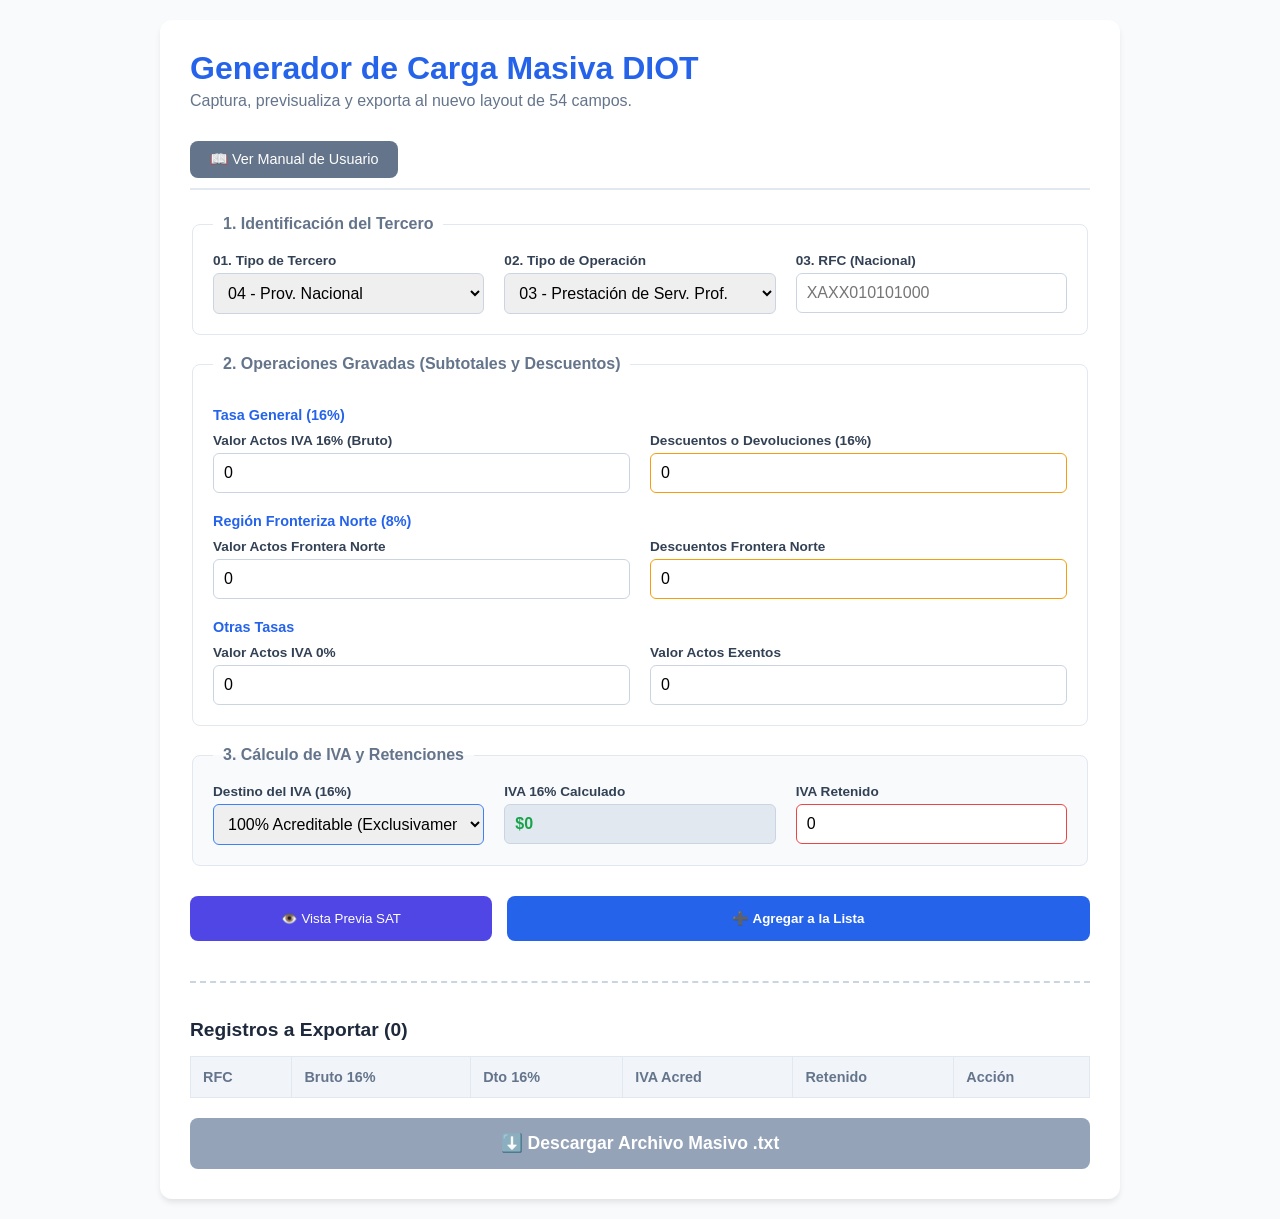
<file: index.html>
<!DOCTYPE html>
<html lang="es">
<head>
    <meta charset="UTF-8">
    <meta name="viewport" content="width=device-width, initial-scale=1.0">
    <title>Generador DIOT - Carga Masiva SAT</title>
    <link rel="stylesheet" href="style.css">
</head>
<body>
    <div class="container" id="mainContainer">
        <header>
            <h1>Generador de Carga Masiva DIOT</h1>
            <p>Captura, previsualiza y exporta al nuevo layout de 54 campos.</p>
            <a href="manual.html" target="_blank" class="btn-secondary" style="text-decoration: none; display: inline-block; margin-top: 15px; padding: 10px 20px; font-size: 0.9rem;">📖 Ver Manual de Usuario</a>
        </header>

        <form id="diotForm">
            <fieldset>
                <legend>1. Identificación del Tercero</legend>
                <div class="grid">
                    <div class="field">
                        <label for="f0">01. Tipo de Tercero</label>
                        <select id="f0" name="tipoTercero">
                            <option value="04">04 - Prov. Nacional</option>
                            <option value="05">05 - Prov. Extranjero</option>
                            <option value="15">15 - Prov. Global</option>
                        </select>
                    </div>
                    <div class="field">
                        <label for="f1">02. Tipo de Operación</label>
                        <select id="f1" name="tipoOperacion">
                            <option value="03">03 - Prestación de Serv. Prof.</option>
                            <option value="06">06 - Arrendamiento</option>
                            <option value="85">85 - Otros</option>
                        </select>
                    </div>
                    <div class="field">
                        <label for="f2">03. RFC (Nacional)</label>
                        <input type="text" id="f2" name="rfc" placeholder="XAXX010101000" maxlength="13" />
                    </div>
                </div>
            </fieldset>

            <fieldset>
                <legend>2. Operaciones Gravadas (Subtotales y Descuentos)</legend>
                <h3 class="tasa-title">Tasa General (16%)</h3>
                <div class="grid" style="margin-bottom: 20px;">
                    <div class="field">
                        <label for="f11">Valor Actos IVA 16% (Bruto)</label>
                        <input type="number" id="f11" name="bruto16" value="0" min="0" step="1" />
                    </div>
                    <div class="field">
                        <label for="f12">Descuentos o Devoluciones (16%)</label>
                        <input type="number" id="f12" name="dto16" value="0" min="0" step="1" class="border-warning" />
                    </div>
                </div>

                <h3 class="tasa-title">Región Fronteriza Norte (8%)</h3>
                <div class="grid" style="margin-bottom: 20px;">
                    <div class="field">
                        <label for="f7">Valor Actos Frontera Norte</label>
                        <input type="number" id="f7" name="bruto8" value="0" min="0" step="1" />
                    </div>
                    <div class="field">
                        <label for="f8">Descuentos Frontera Norte</label>
                        <input type="number" id="f8" name="dto8" value="0" min="0" step="1" class="border-warning" />
                    </div>
                </div>

                <h3 class="tasa-title">Otras Tasas</h3>
                <div class="grid">
                    <div class="field">
                        <label for="f48">Valor Actos IVA 0%</label>
                        <input type="number" id="f48" name="bruto0" value="0" min="0" step="1" />
                    </div>
                    <div class="field">
                        <label for="f50">Valor Actos Exentos</label>
                        <input type="number" id="f50" name="brutoEx" value="0" min="0" step="1" />
                    </div>
                </div>
            </fieldset>

            <fieldset class="bg-light">
                <legend>3. Cálculo de IVA y Retenciones</legend>
                <div class="grid">
                    <div class="field">
                        <label for="tipoAcreditamiento">Destino del IVA (16%)</label>
                        <select id="tipoAcreditamiento" name="destinoIva" class="border-primary">
                            <option value="exclusivo">100% Acreditable (Exclusivamente Gravadas)</option>
                            <option value="proporcion">Proporción (Actividades Mixtas)</option>
                            <option value="no_acreditable">No Acreditable</option>
                        </select>
                    </div>
                    <div class="field">
                        <label for="ivaVisual">IVA 16% Calculado</label>
                        <input type="text" id="ivaVisual" name="ivaCalculado" value="$0" readonly class="input-readonly" />
                    </div>
                    <div class="field">
                        <label for="f22">IVA Retenido</label>
                        <input type="number" id="f22" name="retenido" value="0" min="0" step="1" style="border-color: #ef4444;" />
                    </div>
                </div>
            </fieldset>

            <div id="errorBox" class="error-message"></div>

            <div class="actions">
                <button type="button" id="btnPreview" class="btn-secondary btn-preview">👁️ Vista Previa SAT</button>
                <button type="button" id="btnAdd" class="btn-primary">➕ Agregar a la Lista</button>
            </div>
        </form>

        <div class="table-container">
            <h2>Registros a Exportar (<span id="contador">0</span>)</h2>
            <table id="tablaRegistros">
                <thead>
                    <tr>
                        <th>RFC</th>
                        <th>Bruto 16%</th>
                        <th>Dto 16%</th>
                        <th>IVA Acred</th>
                        <th>Retenido</th>
                        <th>Acción</th>
                    </tr>
                </thead>
                <tbody id="listaCuerpo"></tbody>
            </table>
            <button type="button" id="btnDownloadMasivo" class="btn-success" disabled>⬇️ Descargar Archivo Masivo .txt</button>
        </div>
    </div>

    <div id="satModal" class="modal-overlay" style="display: none;">
        <div class="modal-content">
            <div class="modal-header">
                <h2>Portal de Trámites y Servicios del SAT (Simulador Completo)</h2>
                <button type="button" id="btnCloseModal" class="btn-close-modal">Cerrar X</button>
            </div>
            
            <div class="sat-tabs">
                <div class="sat-tab active" data-tab="1">1. Datos de Identificación</div>
                <div class="sat-tab" data-tab="2">2. Valor de Actos</div>
                <div class="sat-tab" data-tab="3">3. IVA y Retenciones</div>
            </div>

            <div id="satView1" class="sat-view">
                <div class="grid">
                    <div class="field">
                        <label>Tipo de Tercero:</label>
                        <input type="text" id="sat_tipo_tercero" class="sat-input" readonly>
                    </div>
                    <div class="field">
                        <label>Tipo de Operación:</label>
                        <input type="text" id="sat_tipo_operacion" class="sat-input" readonly>
                    </div>
                    <div class="field">
                        <label>RFC:</label>
                        <input type="text" id="sat_rfc" class="sat-input" style="font-weight:bold;" readonly>
                    </div>
                </div>
            </div>

            <div id="satView2" class="sat-view" style="display: none;">
                <div class="sat-row-header">
                    <div>Concepto</div>
                    <div>Valor total (Bruto)</div>
                    <div>Devoluciones (Dto)</div>
                    <div>Valor neto</div>
                    <div>IVA pagado</div>
                </div>
                <div class="sat-row">
                    <div>Actos pagados a la tasa del 16%</div>
                    <div><input type="text" id="sat_b16" class="sat-input" readonly /></div>
                    <div><input type="text" id="sat_d16" class="sat-input" readonly /></div>
                    <div><input type="text" id="sat_n16" class="sat-input" readonly /></div>
                    <div><input type="text" id="sat_i16" class="sat-input" readonly /></div>
                </div>
                <div class="sat-row">
                    <div>Actos pagados en región fronteriza (8%)</div>
                    <div><input type="text" id="sat_b8" class="sat-input" readonly /></div>
                    <div><input type="text" id="sat_d8" class="sat-input" readonly /></div>
                    <div><input type="text" id="sat_n8" class="sat-input" readonly /></div>
                    <div><input type="text" id="sat_i8" class="sat-input" readonly /></div>
                </div>
                <div class="sat-row">
                    <div>Actos pagados a la tasa del 0%</div>
                    <div><input type="text" id="sat_b0" class="sat-input" readonly /></div>
                    <div><input type="text" value="0" class="sat-input" readonly /></div>
                    <div><input type="text" id="sat_n0" class="sat-input" readonly /></div>
                    <div><input type="text" value="0" class="sat-input" readonly style="opacity: 0.5;" /></div>
                </div>
                <div class="sat-row">
                    <div>Actos Exentos</div>
                    <div><input type="text" id="sat_bEx" class="sat-input" readonly /></div>
                    <div><input type="text" value="0" class="sat-input" readonly /></div>
                    <div><input type="text" id="sat_nEx" class="sat-input" readonly /></div>
                    <div><input type="text" value="0" class="sat-input" readonly style="opacity: 0.5;" /></div>
                </div>
            </div>

            <div id="satView3" class="sat-view" style="display: none;">
                <h4 style="margin-top:0; color:#2563eb;">Desglose de IVA Acreditable</h4>
                <div class="sat-row-header" style="grid-template-columns: 2fr 1fr 1fr 1fr;">
                    <div>Concepto</div>
                    <div>Exclusivamente Gravadas</div>
                    <div>Asociado a proporción</div>
                    <div>IVA acreditable (Total)</div>
                </div>
                <div class="sat-row" style="grid-template-columns: 2fr 1fr 1fr 1fr;">
                    <div>Monto del IVA pagado (acreditable al 16%)</div>
                    <div><input type="text" id="sat_iva_exclusivo" class="sat-input" readonly /></div>
                    <div><input type="text" id="sat_iva_prop" class="sat-input" readonly /></div>
                    <div><input type="text" id="sat_iva_total" class="sat-input" readonly /></div>
                </div>
                
                <h4 style="margin-top:20px; color:#ef4444; border-top: 1px solid #d4d4d8; padding-top: 15px;">Retenciones</h4>
                <div class="grid">
                    <div class="field">
                        <label>IVA Retenido por el contribuyente:</label>
                        <input type="text" id="sat_retenido" class="sat-input" readonly style="color:#ef4444; font-weight:bold;">
                    </div>
                </div>
            </div>
        </div>
    </div>

    <script src="script.js"></script>
</body>
</html>
</file>
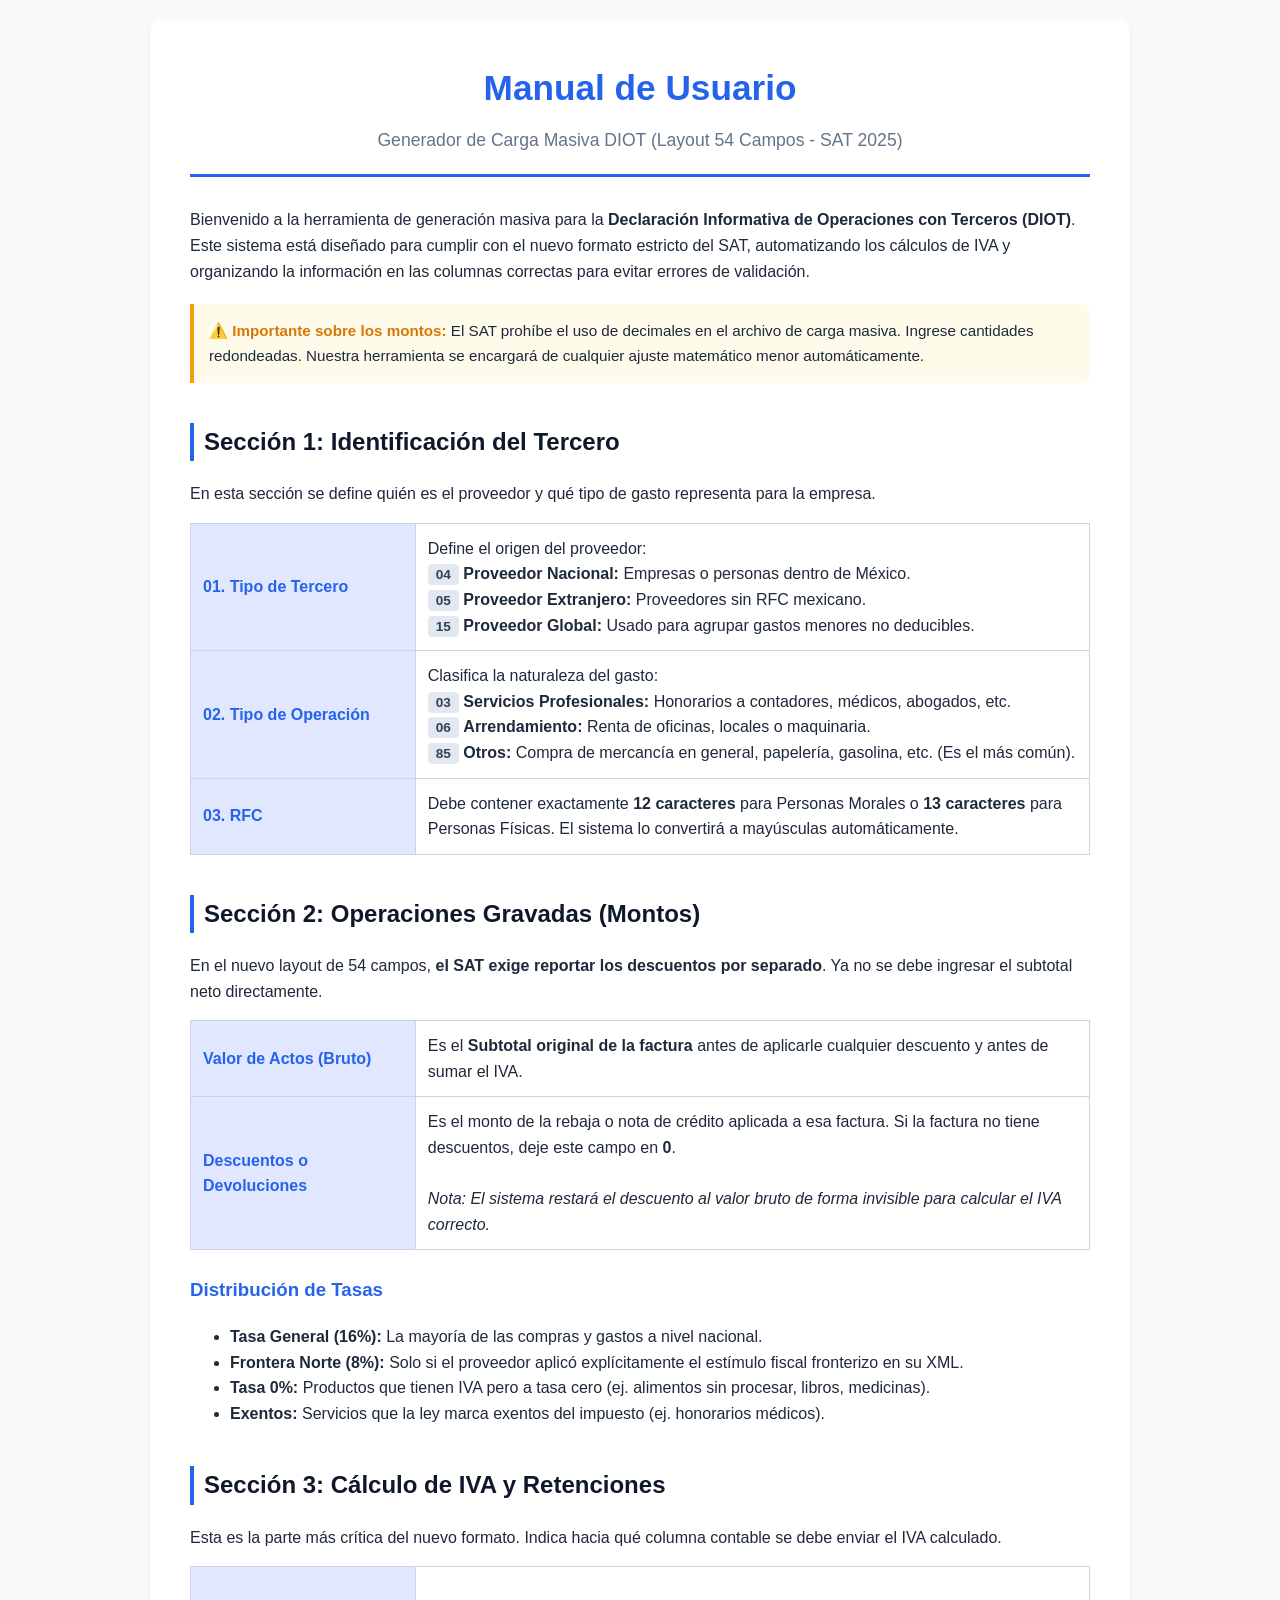
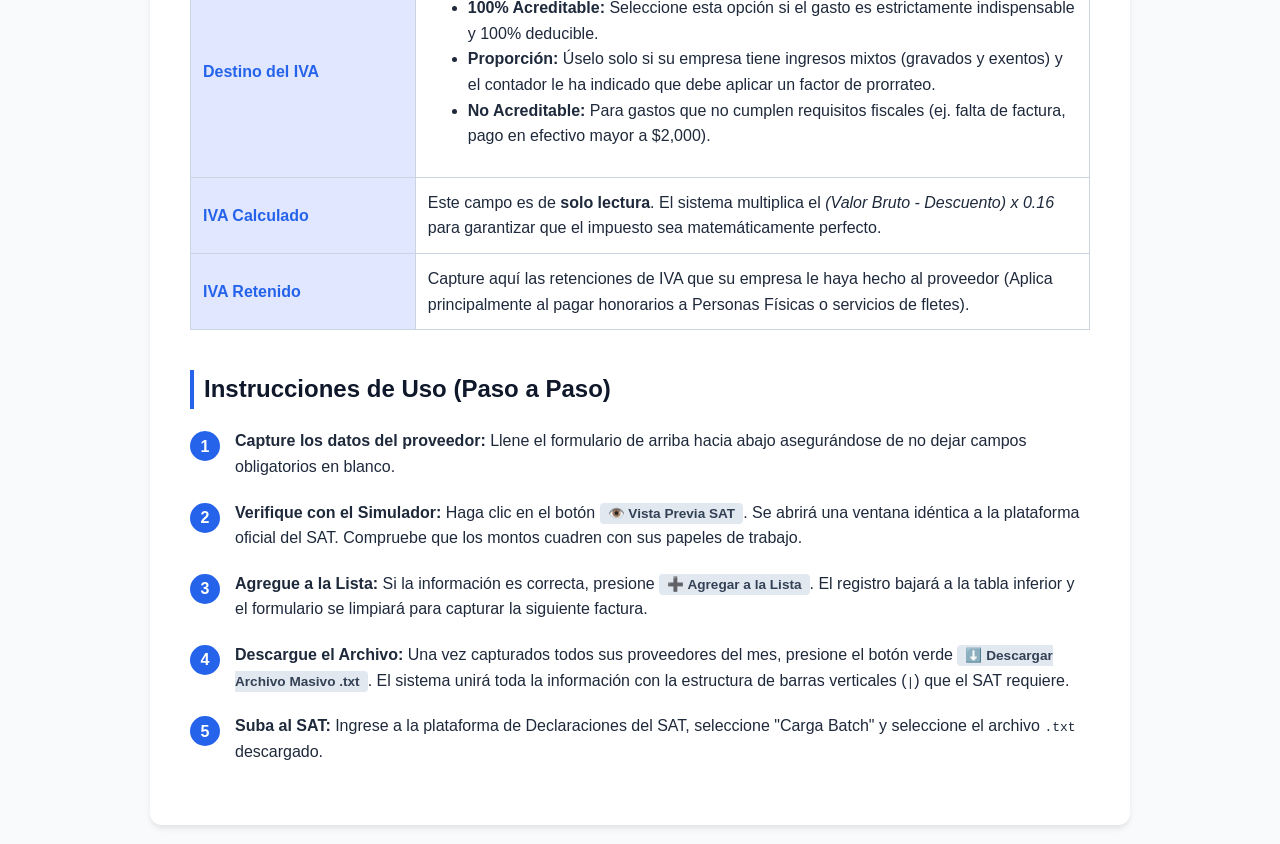
<file: manual.html>
<!DOCTYPE html>
<html lang="es">
<head>
    <meta charset="UTF-8">
    <meta name="viewport" content="width=device-width, initial-scale=1.0">
    <title>Manual de Usuario - Carga Masiva DIOT</title>
    <style>
        :root {
            --primary: #2563eb;
            --secondary: #64748b;
            --bg: #f8fafc;
            --text: #1e293b;
            --accent: #e0e7ff;
        }

        body {
            font-family: 'Segoe UI', Tahoma, Geneva, Verdana, sans-serif;
            background-color: var(--bg);
            color: var(--text);
            line-height: 1.6;
            margin: 0;
            padding: 20px;
        }

        .container {
            max-width: 900px;
            margin: 0 auto;
            background: white;
            padding: 40px;
            border-radius: 12px;
            box-shadow: 0 4px 6px -1px rgba(0, 0, 0, 0.1);
        }

        header {
            text-align: center;
            border-bottom: 3px solid var(--primary);
            padding-bottom: 20px;
            margin-bottom: 30px;
        }

        header h1 {
            color: var(--primary);
            margin: 0 0 10px 0;
            font-size: 2.2rem;
        }

        header p {
            color: var(--secondary);
            font-size: 1.1rem;
            margin: 0;
        }

        h2 {
            color: #0f172a;
            border-left: 4px solid var(--primary);
            padding-left: 10px;
            margin-top: 40px;
        }

        h3 {
            color: var(--primary);
            margin-top: 25px;
        }

        .alert {
            background-color: #fffbeb;
            border-left: 4px solid #f59e0b;
            padding: 15px;
            border-radius: 0 8px 8px 0;
            margin: 20px 0;
            font-size: 0.95rem;
        }

        .alert strong { color: #d97706; }

        table {
            width: 100%;
            border-collapse: collapse;
            margin-top: 15px;
        }

        th, td {
            border: 1px solid #cbd5e1;
            padding: 12px;
            text-align: left;
        }

        th {
            background-color: var(--accent);
            color: var(--primary);
            font-weight: bold;
            width: 25%;
        }

        .step {
            display: flex;
            align-items: flex-start;
            margin-bottom: 20px;
        }

        .step-number {
            background-color: var(--primary);
            color: white;
            width: 30px;
            height: 30px;
            border-radius: 50%;
            display: flex;
            align-items: center;
            justify-content: center;
            font-weight: bold;
            flex-shrink: 0;
            margin-right: 15px;
            margin-top: 3px;
        }

        .badge {
            background: #e2e8f0;
            padding: 3px 8px;
            border-radius: 4px;
            font-size: 0.85rem;
            font-weight: bold;
            color: #334155;
        }
    </style>
</head>
<body>

    <div class="container">
        <header>
            <h1>Manual de Usuario</h1>
            <p>Generador de Carga Masiva DIOT (Layout 54 Campos - SAT 2025)</p>
        </header>

        <p>Bienvenido a la herramienta de generación masiva para la <strong>Declaración Informativa de Operaciones con Terceros (DIOT)</strong>. Este sistema está diseñado para cumplir con el nuevo formato estricto del SAT, automatizando los cálculos de IVA y organizando la información en las columnas correctas para evitar errores de validación.</p>

        <div class="alert">
            <strong>⚠️ Importante sobre los montos:</strong> El SAT prohíbe el uso de decimales en el archivo de carga masiva. Ingrese cantidades redondeadas. Nuestra herramienta se encargará de cualquier ajuste matemático menor automáticamente.
        </div>

        <h2>Sección 1: Identificación del Tercero</h2>
        <p>En esta sección se define quién es el proveedor y qué tipo de gasto representa para la empresa.</p>
        <table>
            <tr>
                <th>01. Tipo de Tercero</th>
                <td>
                    Define el origen del proveedor: <br>
                    <span class="badge">04</span> <strong>Proveedor Nacional:</strong> Empresas o personas dentro de México.<br>
                    <span class="badge">05</span> <strong>Proveedor Extranjero:</strong> Proveedores sin RFC mexicano.<br>
                    <span class="badge">15</span> <strong>Proveedor Global:</strong> Usado para agrupar gastos menores no deducibles.
                </td>
            </tr>
            <tr>
                <th>02. Tipo de Operación</th>
                <td>
                    Clasifica la naturaleza del gasto:<br>
                    <span class="badge">03</span> <strong>Servicios Profesionales:</strong> Honorarios a contadores, médicos, abogados, etc.<br>
                    <span class="badge">06</span> <strong>Arrendamiento:</strong> Renta de oficinas, locales o maquinaria.<br>
                    <span class="badge">85</span> <strong>Otros:</strong> Compra de mercancía en general, papelería, gasolina, etc. (Es el más común).
                </td>
            </tr>
            <tr>
                <th>03. RFC</th>
                <td>Debe contener exactamente <strong>12 caracteres</strong> para Personas Morales o <strong>13 caracteres</strong> para Personas Físicas. El sistema lo convertirá a mayúsculas automáticamente.</td>
            </tr>
        </table>

        <h2>Sección 2: Operaciones Gravadas (Montos)</h2>
        <p>En el nuevo layout de 54 campos, <strong>el SAT exige reportar los descuentos por separado</strong>. Ya no se debe ingresar el subtotal neto directamente.</p>
        
        <table>
            <tr>
                <th>Valor de Actos (Bruto)</th>
                <td>Es el <strong>Subtotal original de la factura</strong> antes de aplicarle cualquier descuento y antes de sumar el IVA.</td>
            </tr>
            <tr>
                <th>Descuentos o Devoluciones</th>
                <td>Es el monto de la rebaja o nota de crédito aplicada a esa factura. Si la factura no tiene descuentos, deje este campo en <strong>0</strong>.<br><br>
                <em>Nota: El sistema restará el descuento al valor bruto de forma invisible para calcular el IVA correcto.</em></td>
            </tr>
        </table>

        <h3>Distribución de Tasas</h3>
        <ul>
            <li><strong>Tasa General (16%):</strong> La mayoría de las compras y gastos a nivel nacional.</li>
            <li><strong>Frontera Norte (8%):</strong> Solo si el proveedor aplicó explícitamente el estímulo fiscal fronterizo en su XML.</li>
            <li><strong>Tasa 0%:</strong> Productos que tienen IVA pero a tasa cero (ej. alimentos sin procesar, libros, medicinas).</li>
            <li><strong>Exentos:</strong> Servicios que la ley marca exentos del impuesto (ej. honorarios médicos).</li>
        </ul>

        <h2>Sección 3: Cálculo de IVA y Retenciones</h2>
        <p>Esta es la parte más crítica del nuevo formato. Indica hacia qué columna contable se debe enviar el IVA calculado.</p>

        <table>
            <tr>
                <th>Destino del IVA</th>
                <td>
                    <ul>
                        <li><strong>100% Acreditable:</strong> Seleccione esta opción si el gasto es estrictamente indispensable y 100% deducible.</li>
                        <li><strong>Proporción:</strong> Úselo solo si su empresa tiene ingresos mixtos (gravados y exentos) y el contador le ha indicado que debe aplicar un factor de prorrateo.</li>
                        <li><strong>No Acreditable:</strong> Para gastos que no cumplen requisitos fiscales (ej. falta de factura, pago en efectivo mayor a $2,000).</li>
                    </ul>
                </td>
            </tr>
            <tr>
                <th>IVA Calculado</th>
                <td>Este campo es de <strong>solo lectura</strong>. El sistema multiplica el <em>(Valor Bruto - Descuento) x 0.16</em> para garantizar que el impuesto sea matemáticamente perfecto.</td>
            </tr>
            <tr>
                <th>IVA Retenido</th>
                <td>Capture aquí las retenciones de IVA que su empresa le haya hecho al proveedor (Aplica principalmente al pagar honorarios a Personas Físicas o servicios de fletes).</td>
            </tr>
        </table>

        <h2>Instrucciones de Uso (Paso a Paso)</h2>
        
        <div class="step">
            <div class="step-number">1</div>
            <div><strong>Capture los datos del proveedor:</strong> Llene el formulario de arriba hacia abajo asegurándose de no dejar campos obligatorios en blanco.</div>
        </div>
        <div class="step">
            <div class="step-number">2</div>
            <div><strong>Verifique con el Simulador:</strong> Haga clic en el botón <span class="badge">👁️ Vista Previa SAT</span>. Se abrirá una ventana idéntica a la plataforma oficial del SAT. Compruebe que los montos cuadren con sus papeles de trabajo.</div>
        </div>
        <div class="step">
            <div class="step-number">3</div>
            <div><strong>Agregue a la Lista:</strong> Si la información es correcta, presione <span class="badge">➕ Agregar a la Lista</span>. El registro bajará a la tabla inferior y el formulario se limpiará para capturar la siguiente factura.</div>
        </div>
        <div class="step">
            <div class="step-number">4</div>
            <div><strong>Descargue el Archivo:</strong> Una vez capturados todos sus proveedores del mes, presione el botón verde <span class="badge">⬇️ Descargar Archivo Masivo .txt</span>. El sistema unirá toda la información con la estructura de barras verticales (<code>|</code>) que el SAT requiere.</div>
        </div>
        <div class="step">
            <div class="step-number">5</div>
            <div><strong>Suba al SAT:</strong> Ingrese a la plataforma de Declaraciones del SAT, seleccione "Carga Batch" y seleccione el archivo <code>.txt</code> descargado.</div>
        </div>

    </div>

</body>
</html>
</file>
<file: style.css>
:root {
    --primary: #2563eb;
    --secondary: #64748b;
    --success: #16a34a;
    --bg: #f8fafc;
    --text: #1e293b;
}

body {
    font-family: 'Segoe UI', Tahoma, Geneva, Verdana, sans-serif;
    background-color: var(--bg);
    color: var(--text);
    margin: 0;
    padding: 20px;
}

.container {
    max-width: 900px;
    margin: 0 auto;
    background: white;
    padding: 30px;
    border-radius: 12px;
    box-shadow: 0 4px 6px -1px rgb(0 0 0 / 0.1);
}

header {
    border-bottom: 2px solid #e2e8f0;
    margin-bottom: 25px;
    padding-bottom: 10px;
}

h1 { color: var(--primary); margin: 0; }
p { color: var(--secondary); margin-top: 5px; }

fieldset {
    border: 1px solid #e2e8f0;
    border-radius: 8px;
    padding: 20px;
    margin-bottom: 20px;
}

legend {
    font-weight: bold;
    padding: 0 10px;
    color: var(--secondary);
}

.grid {
    display: grid;
    grid-template-columns: repeat(auto-fit, minmax(200px, 1fr));
    gap: 20px;
}

.field {
    display: flex;
    flex-direction: column;
}

label {
    font-size: 0.85rem;
    font-weight: 600;
    margin-bottom: 5px;
    color: #334155;
}

input, select {
    padding: 10px;
    border: 1px solid #cbd5e1;
    border-radius: 6px;
    font-size: 1rem;
}

input:focus, select:focus {
    outline: none;
    border-color: var(--primary);
    box-shadow: 0 0 0 2px rgba(37, 99, 235, 0.2);
}

.hint {
    font-size: 0.75rem;
    color: #64748b;
    margin-top: 5px;
    line-height: 1.3;
    font-style: italic;
}

.actions {
    display: flex;
    gap: 15px;
    margin-top: 30px;
}

.btn-primary {
    background: var(--primary);
    color: white;
    border: none;
    padding: 15px 30px;
    border-radius: 8px;
    font-weight: bold;
    cursor: pointer;
    flex: 2;
    transition: background 0.2s;
}

.btn-primary:hover { background: #1d4ed8; }

.btn-secondary {
    background: var(--secondary);
    color: white;
    border: none;
    padding: 15px 20px;
    border-radius: 8px;
    cursor: pointer;
    flex: 1;
    transition: background 0.2s;
}

.btn-secondary:hover { background: #475569; }

.table-container {
    margin-top: 40px;
    border-top: 2px dashed #cbd5e1;
    padding-top: 20px;
}

.table-container h2 {
    color: var(--text);
    font-size: 1.2rem;
    margin-bottom: 15px;
}

table {
    width: 100%;
    border-collapse: collapse;
    margin-bottom: 20px;
    background: white;
}

th, td {
    border: 1px solid #e2e8f0;
    padding: 12px;
    text-align: left;
    font-size: 0.9rem;
}

th {
    background-color: #f1f5f9;
    color: var(--secondary);
}

.btn-success {
    background: var(--success);
    color: white;
    border: none;
    padding: 15px 30px;
    border-radius: 8px;
    font-weight: bold;
    cursor: pointer;
    width: 100%;
    font-size: 1.1rem;
    transition: background 0.2s;
}

.btn-success:hover:not(:disabled) { background: #15803d; }

.btn-success:disabled {
    background: #94a3b8;
    cursor: not-allowed;
}

.btn-delete {
    background: #ef4444;
    color: white;
    border: none;
    padding: 5px 10px;
    border-radius: 4px;
    cursor: pointer;
    transition: background 0.2s;
}

.btn-delete:hover { background: #dc2626; }

.error-message {
    background-color: #fef2f2;
    color: #991b1b;
    border: 1px solid #f87171;
    padding: 12px;
    border-radius: 8px;
    margin-bottom: 20px;
    font-size: 0.9rem;
    font-weight: 600;
    display: none; 
}

.input-error {
    border-color: #ef4444 !important;
    box-shadow: 0 0 0 2px rgba(239, 68, 68, 0.2) !important;
}

.input-readonly {
    background-color: #e2e8f0;
    font-weight: bold;
    color: #16a34a;
    cursor: not-allowed; 
}

.input-readonly {
    background-color: #e2e8f0;
    font-weight: bold;
    color: #16a34a;
    cursor: not-allowed;
}
.tasa-title { font-size: 0.9rem; color: #2563eb; margin-bottom: 10px; }

/* --- ESTILOS DEL SIMULADOR SAT --- */
.modal-overlay {
    position: fixed; top: 0; left: 0; width: 100%; height: 100%;
    background: rgba(0,0,0,0.7); z-index: 1000;
    display: flex; justify-content: center; align-items: center;
}
.modal-content {
    background: #f4f4f5; width: 95%; max-width: 1000px;
    border-radius: 8px; overflow: hidden; font-family: Arial, sans-serif;
}
.modal-header {
    background: #333; color: white; padding: 15px;
    display: flex; justify-content: space-between; align-items: center;
}
.sat-tabs {
    display: flex; background: #e4e4e7; border-bottom: 2px solid #d4d4d8;
}
.sat-tab {
    padding: 12px 20px; cursor: pointer; color: #52525b; font-weight: bold; flex: 1; text-align: center;
}
.sat-tab:hover { background: #d4d4d8; }
.sat-tab.active {
    background: white; border-top: 3px solid #b91c1c; color: #18181b;
}
.sat-view { padding: 20px; background: white; }
.sat-row-header {
    display: grid; grid-template-columns: 2fr 1fr 1fr 1fr 1fr; gap: 10px;
    font-size: 0.8rem; color: #52525b; margin-bottom: 10px; font-weight: bold;
}
.sat-row {
    display: grid; grid-template-columns: 2fr 1fr 1fr 1fr 1fr; gap: 10px;
    font-size: 0.85rem; align-items: center; padding-bottom: 15px;
    border-bottom: 1px dashed #e4e4e7; margin-bottom: 10px;
}
.sat-input {
    width: 100%; padding: 6px; background: #e4e4e7;
    border: 1px solid #d4d4d8; text-align: right; border-radius: 3px;
    color: #3f3f46;
}
.sat-view .grid .sat-input { text-align: left; } /* Alineación para datos de texto */
/* --- UTILIDADES VISUALES NUEVAS --- */
.border-warning { border-color: #f59e0b !important; }
.border-primary { border-color: #3b82f6 !important; }
.bg-light { background-color: #f8fafc; }
.btn-preview { background-color: #4f46e5 !important; }
.btn-close-modal {
    background: #ef4444; color: white; border: none; 
    padding: 5px 10px; cursor: pointer; border-radius: 4px;
}
.btn-close-modal:hover { background: #dc2626; }
</file>
